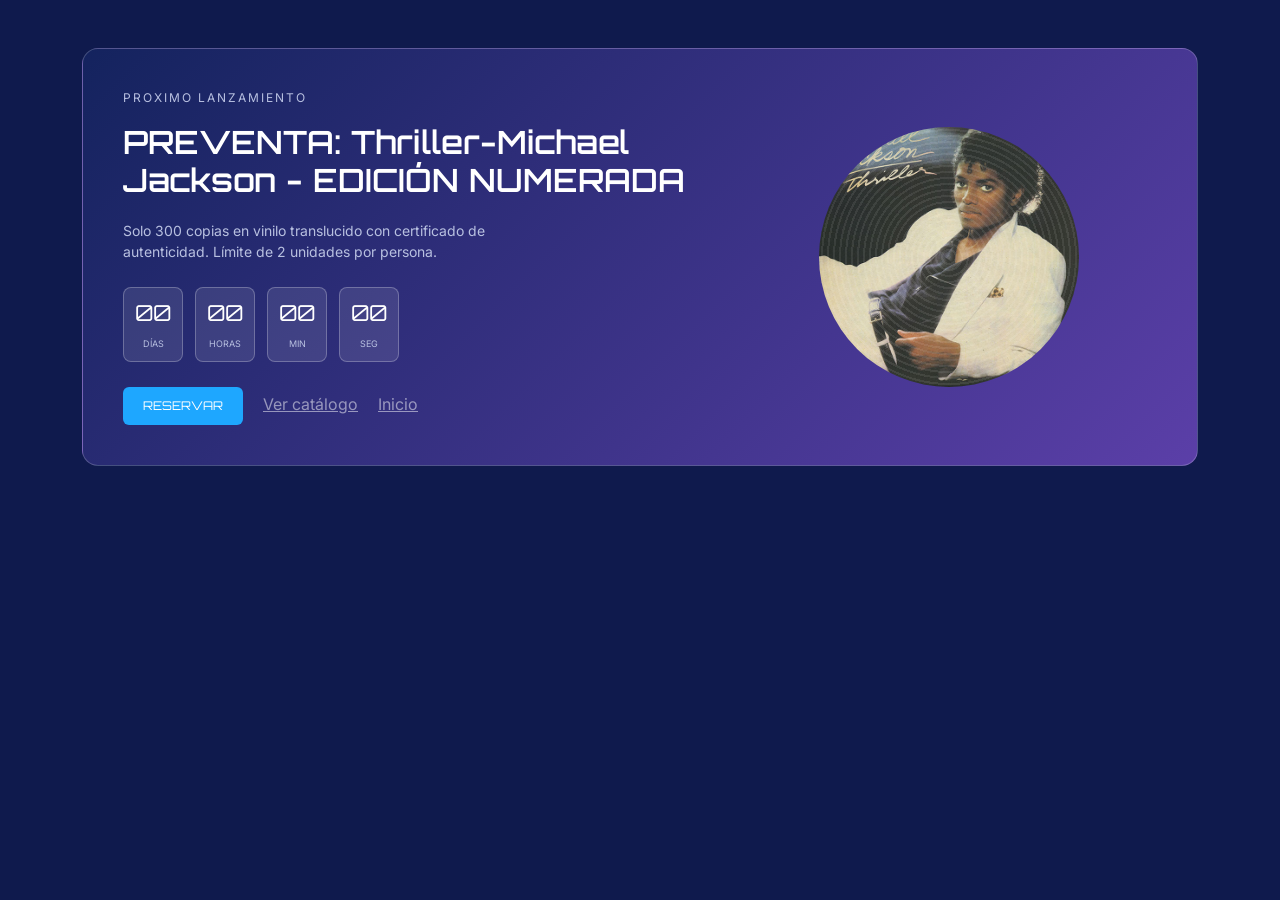
<file: index.html>
<!-- mateo -->

<!DOCTYPE html>
<html lang="es">
<head>
  <meta charset="UTF-8">
  <meta name="viewport" content="width=device-width, initial-scale=1">
  <title>Preventa 4BitMusic</title>

  <!-- Bootstrap -->
  <link href="https://cdn.jsdelivr.net/npm/bootstrap@5.3.3/dist/css/bootstrap.min.css" rel="stylesheet">
  <!--Orbitron -->
  <link href="https://fonts.googleapis.com/css2?family=Inter:wght@400;600&family=Orbitron:wght@600;800&display=swap" rel="stylesheet">

  <link rel="stylesheet" href="style.css">
</head> 

<body>
  <section class="container my-5">
    <div class="preventa">
      <div class="row align-items-center">

        <!--texto y contador -->
        <div class="col-md-7">
          <p class="etiqueta">PROXIMO LANZAMIENTO</p>
          <h2 class="titulo">PREVENTA: Thriller-Michael Jackson - EDICIÓN NUMERADA</h2>
          <p class="descripcion">
            Solo 300 copias en vinilo translucido con certificado de autenticidad.
            Límite de 2 unidades por persona.
          </p>

          <div class="contador">
            <div class="caja-tiempo">
              <span class="numero" id="dias">00</span>
              <span class="unidad">DÍAS</span>
            </div>
            <div class="caja-tiempo">
              <span class="numero" id="horas">00</span>
              <span class="unidad">HORAS</span>
            </div>
            <div class="caja-tiempo">
              <span class="numero" id="minutos">00</span>
              <span class="unidad">MIN</span>
            </div>
            <div class="caja-tiempo">
              <span class="numero" id="segundos">00</span>
              <span class="unidad">SEG</span>
            </div>
          </div>    

          <button class="boton-reservar">RESERVAR</button>
          <a href="catalogo.html" class="ms-3 text-white-50">Ver catálogo</a>
          <a href="inicio.html" class="ms-3 text-white-50">Inicio</a>
        </div>

        <!-- lado derecho -->
        <div class="col-md-5 d-flex justify-content-center mt-4 mt-md-0">
          <div class="disco"></div>
        </div>

      </div>
    </div>
  </section>

  <script>
    // fecha del contador
    var fechaLanzamiento = new Date("2026-11-09T10:00:00");

    function actualizarContador() {
      var ahora = new Date();
      var diferencia = fechaLanzamiento - ahora; 

      //esto es por si la fecha ya paso q muestre cero 
      if (diferencia < 0) {
        diferencia = 0;
      }

      var dias = Math.floor(diferencia / (1000 * 60 * 60 * 24));
      var horas = Math.floor((diferencia / (1000 * 60 * 60)) % 24);
      var minutos = Math.floor((diferencia / (1000 * 60)) % 60);
      var segundos = Math.floor((diferencia / 1000) % 60);

      //agrega un 0 delante si el numero tiene una sola cifra 5 > 05
      document.getElementById("dias").textContent = String(dias).padStart(2, "0");
      document.getElementById("horas").textContent = String(horas).padStart(2, "0");
      document.getElementById("minutos").textContent = String(minutos).padStart(2, "0");
      document.getElementById("segundos").textContent = String(segundos).padStart(2, "0");
    }

    actualizarContador();                  // se ejecuta una vez al cargar
    setInterval(actualizarContador, 1000); // y luego cada 1 segundo 
  </script>

</body>
</html>
</file>
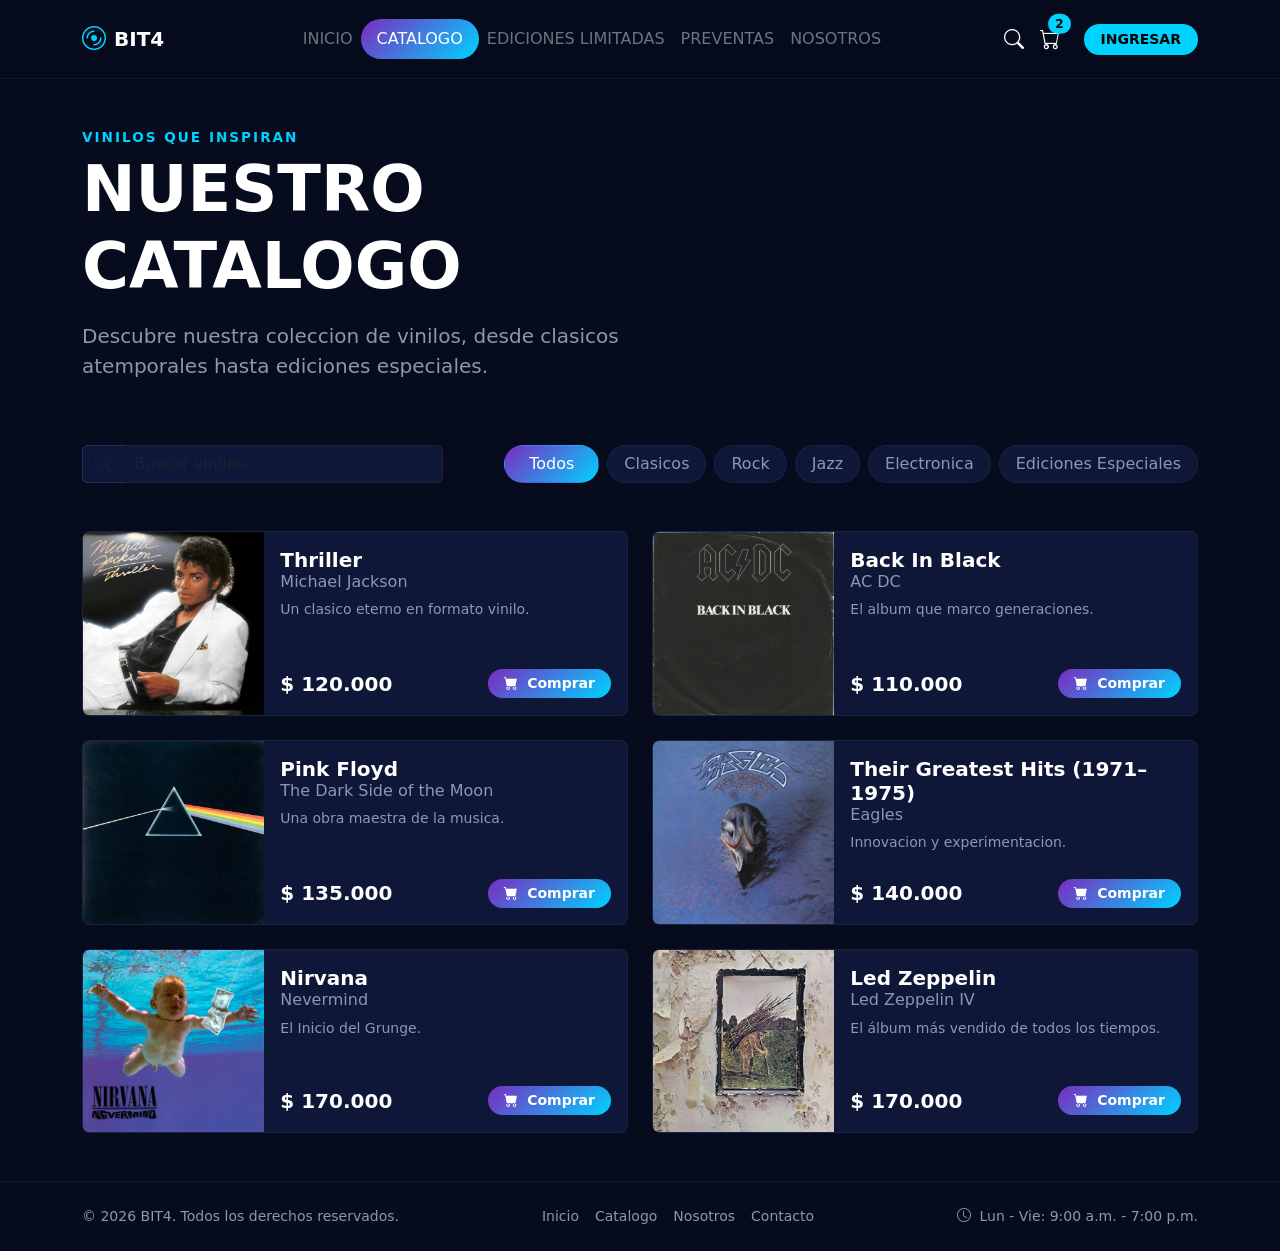
<file: catalogo.html>
<!DOCTYPE html>
<html lang="es">
<head>
  <meta charset="UTF-8">
  <meta name="viewport" content="width=device-width, initial-scale=1.0">
   <link href="https://cdn.jsdelivr.net/npm/bootstrap@5.3.2/dist/css/bootstrap.min.css" rel="stylesheet">
  <link rel="stylesheet" href="https://cdn.jsdelivr.net/npm/bootstrap-icons@1.11.1/font/bootstrap-icons.css">
  
  <title>BIT4 - Catalogo</title>

  <style>
    :root {
      --bg-primary: #060b1e;
      --bg-card: #0e1738;
      --text-main: #ffffff;
      --text-muted: #8a99ad;
      --accent-cyan: #00d2ff;
      --accent-purple: #7b2cbf;
      --btn-gradient: linear-gradient(135deg, #ff2a6d 0%, #ffa053 100%);
      --active-gradient: linear-gradient(135deg, #7b2cbf 0%, #00d2ff 100%);
    }

    body {
      background-color: var(--bg-primary);
      color: var(--text-main);
    }

    .navbar-custom {
      background-color: rgba(6, 11, 30, 0.95);
      border-bottom: 1px solid rgba(255, 255, 255, 0.05);
    }

    .btn-active-pill {
      background: var(--active-gradient);
      color: var(--text-main) !important;
      border: none;
    }

    .btn-cyan {
      background-color: var(--accent-cyan);
      color: #000;
      font-weight: 600;
    }

    .card-vinyl {
      background-color: var(--bg-card);
      border: 1px solid rgba(255, 255, 255, 0.05);
    }

    .search-input {
      background-color: var(--bg-card);
      border-color: rgba(255, 255, 255, 0.1);
      color: var(--text-main);
    }

    .search-input:focus {
      background-color: var(--bg-card);
      color: var(--text-main);
      border-color: var(--accent-cyan);
      box-shadow: none;
    }

    .filter-btn {
      background-color: var(--bg-card);
      color: var(--text-muted);
      border: 1px solid rgba(255, 255, 255, 0.05);
    }

    .filter-btn.active, .filter-btn:hover {
      background: var(--active-gradient);
      color: var(--text-main);
      border-color: transparent;
    }

    .btn-buy {
      background: var(--active-gradient);
      color: var(--text-main);
      border: none;
      font-weight: 600;
    }

    .btn-buy:hover {
      opacity: 0.9;
      color: var(--text-main);
    }
  </style>
</head>
<body>

  <nav class="navbar navbar-expand-lg sticky-top navbar-dark navbar-custom py-3">
    <div class="container">
      <a class="navbar-brand d-flex align-items-center fw-bold text-white" href="inicio.html">
        <i class="bi bi-disc me-2 fs-4" style="color: var(--accent-cyan);"></i> BIT4
      </a>
      
      <button class="navbar-toggler" type="button" data-bs-toggle="collapse" data-bs-target="#navbarNav">
        <span class="navbar-toggler-icon"></span>
      </button>

      <div class="collapse navbar-collapse" id="navbarNav">
        <ul class="navbar-nav mx-auto">
          <li class="nav-item"><a class="nav-link text-secondary" href="inicio.html">INICIO</a></li>
          <li class="nav-item"><a class="nav-link active px-3 btn-active-pill rounded-pill" href="catalogo.html">CATALOGO</a></li>
          <li class="nav-item"><a class="nav-link text-secondary" href="#">EDICIONES LIMITADAS</a></li>
          <li class="nav-item"><a class="nav-link text-secondary" href="index.html">PREVENTAS</a></li>
          <li class="nav-item"><a class="nav-link text-secondary" href="#">NOSOTROS</a></li>
        </ul>
        <div class="d-flex align-items-center gap-3">
          <a href="#" class="text-white"><i class="bi bi-search fs-5"></i></a>
          <a href="#" class="text-white position-relative">
            <i class="bi bi-cart fs-5"></i>
            <span class="position-absolute top-0 start-100 translate-middle badge rounded-pill" style="background-color: var(--accent-cyan); color: #000;">2</span>
          </a>
          <a href="#" class="btn btn-cyan rounded-pill btn-sm px-3 ms-2">INGRESAR</a>
        </div>
      </div>
    </div>
  </nav>

  <header class="py-5">
    <div class="container">
      <p class="fw-bold text-uppercase mb-1" style="color: var(--accent-cyan); letter-spacing: 2px; font-size: 0.85rem;">Vinilos que inspiran</p>
      <h1 class="display-3 fw-bold mb-3">NUESTRO<br>CATALOGO</h1>
      <p class="lead col-md-6" style="color: var(--text-muted);">
        Descubre nuestra coleccion de vinilos, desde clasicos atemporales hasta ediciones especiales.
      </p>
    </div>
  </header>

  <section class="mb-5">
    <div class="container">
      <div class="row g-3 align-items-center">
        <div class="col-md-4">
          <div class="input-group">
            <span class="input-group-text search-input border-end-0 text-muted"><i class="bi bi-search"></i></span>
            <input type="text" class="form-control search-input border-start-0" placeholder="Buscar vinilos...">
          </div>
        </div>
        <div class="col-md-8 d-flex flex-wrap gap-2 justify-content-md-end">
          <button class="btn filter-btn active rounded-pill px-4">Todos</button>
          <button class="btn filter-btn rounded-pill px-3">Clasicos</button>
          <button class="btn filter-btn rounded-pill px-3">Rock</button>
          <button class="btn filter-btn rounded-pill px-3">Jazz</button>
          <button class="btn filter-btn rounded-pill px-3">Electronica</button>
          <a href="index.html" class="btn filter-btn rounded-pill px-3">Ediciones Especiales</a>
        </div>
      </div>
    </div>
  </section>

  <main class="pb-5">
    <div class="container">
      <div class="row g-4">

        <div class="col-md-6">
          <div class="card card-vinyl h-100 rounded-3 text-white">
            <div class="row g-0 h-100">
              <div class="col-4">
                <img src="./imagenes/Michael_Jackson.png" class="img-fluid rounded-start h-100 object-fit-cover" alt="Michael_Jackson">
              </div>
              <div class="col-8">
                <div class="card-body d-flex flex-column justify-content-between h-100">
                  <div>
                    <h5 class="card-title fw-bold mb-0">Thriller</h5>
                    <h6 class="fw-normal mb-2" style="color: var(--text-muted);">Michael Jackson</h6>
                    <p class="card-text small" style="color: var(--text-muted);">Un clasico eterno en formato vinilo.</p>
                  </div>
                  <div class="d-flex justify-content-between align-items-center mt-3">
                    <span class="fs-5 fw-bold">$ 120.000</span>
                    <button class="btn btn-buy rounded-pill px-3 py-1 btn-sm">
                      <i class="bi bi-cart-fill me-1"></i> Comprar
                    </button>
                  </div>
                </div>
              </div>
            </div>
          </div>
        </div>

        <div class="col-md-6">
          <div class="card card-vinyl h-100 rounded-3 text-white">
            <div class="row g-0 h-100">
              <div class="col-4">
                <img src="./imagenes/Back_in_Black.jpg" class="img-fluid rounded-start h-100 object-fit-cover" alt="ACDC">
              </div>
              <div class="col-8">
                <div class="card-body d-flex flex-column justify-content-between h-100">
                  <div>
                    <h5 class="card-title fw-bold mb-0">Back In Black</h5>
                    <h6 class="fw-normal mb-2" style="color: var(--text-muted);">AC DC</h6>
                    <p class="card-text small" style="color: var(--text-muted);">El album que marco generaciones.</p>
                  </div>
                  <div class="d-flex justify-content-between align-items-center mt-3">
                    <span class="fs-5 fw-bold">$ 110.000</span>
                    <button class="btn btn-buy rounded-pill px-3 py-1 btn-sm">
                      <i class="bi bi-cart-fill me-1"></i> Comprar
                    </button>
                  </div>
                </div>
              </div>
            </div>
          </div>
        </div>

        <div class="col-md-6">
          <div class="card card-vinyl h-100 rounded-3 text-white">
            <div class="row g-0 h-100">
              <div class="col-4">
                <img src="./imagenes/dark.jpg" class="img-fluid rounded-start h-100 object-fit-cover" alt="Dark Side of the Moon">
              </div>
              <div class="col-8">
                <div class="card-body d-flex flex-column justify-content-between h-100">
                  <div>
                    <h5 class="card-title fw-bold mb-0">Pink Floyd</h5>
                    <h6 class="fw-normal mb-2" style="color: var(--text-muted);">The Dark Side of the Moon</h6>
                    <p class="card-text small" style="color: var(--text-muted);">Una obra maestra de la musica.</p>
                  </div>
                  <div class="d-flex justify-content-between align-items-center mt-3">
                    <span class="fs-5 fw-bold">$ 135.000</span>
                    <button class="btn btn-buy rounded-pill px-3 py-1 btn-sm">
                      <i class="bi bi-cart-fill me-1"></i> Comprar
                    </button>
                  </div>
                </div>
              </div>
            </div>
          </div>
        </div>

        <div class="col-md-6">
          <div class="card card-vinyl h-100 rounded-3 text-white">
            <div class="row g-0 h-100">
              <div class="col-4">
                <img src="./imagenes/eagles.jpg" class="img-fluid rounded-start h-100 object-fit-cover" alt="Eagles">
              </div>
              <div class="col-8">
                <div class="card-body d-flex flex-column justify-content-between h-100">
                  <div>
                    <h5 class="card-title fw-bold mb-0">Their Greatest Hits (1971–1975)</h5>
                    <h6 class="fw-normal mb-2" style="color: var(--text-muted);">Eagles</h6>
                    <p class="card-text small" style="color: var(--text-muted);">Innovacion y experimentacion.</p>
                  </div>
                  <div class="d-flex justify-content-between align-items-center mt-3">
                    <span class="fs-5 fw-bold">$ 140.000</span>
                    <button class="btn btn-buy rounded-pill px-3 py-1 btn-sm">
                      <i class="bi bi-cart-fill me-1"></i> Comprar
                    </button>
                  </div>
                </div>
              </div>
            </div>
          </div>
        </div>

        <div class="col-md-6">
          <div class="card card-vinyl h-100 rounded-3 text-white">
            <div class="row g-0 h-100">
              <div class="col-4">
                <img src="./imagenes/nevermind.jpg" class="img-fluid rounded-start h-100 object-fit-cover" alt="Nevermind">
              </div>
              <div class="col-8">
                <div class="card-body d-flex flex-column justify-content-between h-100">
                  <div>
                    <h5 class="card-title fw-bold mb-0">Nirvana</h5>
                    <h6 class="fw-normal mb-2" style="color: var(--text-muted);">Nevermind</h6>
                    <p class="card-text small" style="color: var(--text-muted);">El Inicio del Grunge.</p>
                  </div>
                  <div class="d-flex justify-content-between align-items-center mt-3">
                    <span class="fs-5 fw-bold">$ 170.000</span>
                    <button class="btn btn-buy rounded-pill px-3 py-1 btn-sm">
                      <i class="bi bi-cart-fill me-1"></i> Comprar
                    </button>
                  </div>
                </div>
              </div>
            </div>
          </div>
        </div>

         <div class="col-md-6">
          <div class="card card-vinyl h-100 rounded-3 text-white">
            <div class="row g-0 h-100">
              <div class="col-4">
                <img src="./imagenes/zeppelin.jpg" class="img-fluid rounded-start h-100 object-fit-cover" alt="Led Zeppelin">
              </div>
              <div class="col-8">
                <div class="card-body d-flex flex-column justify-content-between h-100">
                  <div>
                    <h5 class="card-title fw-bold mb-0">Led Zeppelin</h5>
                    <h6 class="fw-normal mb-2" style="color: var(--text-muted);">Led Zeppelin IV</h6>
                    <p class="card-text small" style="color: var(--text-muted);">El álbum más vendido de todos los tiempos.</p>
                  </div>
                  <div class="d-flex justify-content-between align-items-center mt-3">
                    <span class="fs-5 fw-bold">$ 170.000</span>
                    <button class="btn btn-buy rounded-pill px-3 py-1 btn-sm">
                      <i class="bi bi-cart-fill me-1"></i> Comprar
                    </button>
                  </div>
                </div>
              </div>
            </div>
          </div>
        </div>

      </div>
    </div>
  </main>

  <footer class="py-4 small" style="border-top: 1px solid rgba(255, 255, 255, 0.05); color: var(--text-muted);">
    <div class="container d-flex flex-column flex-md-row justify-content-between align-items-center gap-3">
      <div>© 2026 BIT4. Todos los derechos reservados.</div>
      <div class="d-flex gap-3">
        <a href="inicio.html" class="text-decoration-none" style="color: var(--text-muted);">Inicio</a>
        <a href="catalogo.html" class="text-decoration-none" style="color: var(--text-muted);">Catalogo</a>
        <a href="#" class="text-decoration-none" style="color: var(--text-muted);">Nosotros</a>
        <a href="#" class="text-decoration-none" style="color: var(--text-muted);">Contacto</a>
      </div>
      <div>
        <i class="bi bi-clock me-1"></i> Lun - Vie: 9:00 a.m. - 7:00 p.m.
      </div>
    </div>
  </footer>

  <script src="https://cdn.jsdelivr.net/npm/bootstrap@5.3.2/dist/js/bootstrap.bundle.min.js"></script>
</body>
</html>
</file>
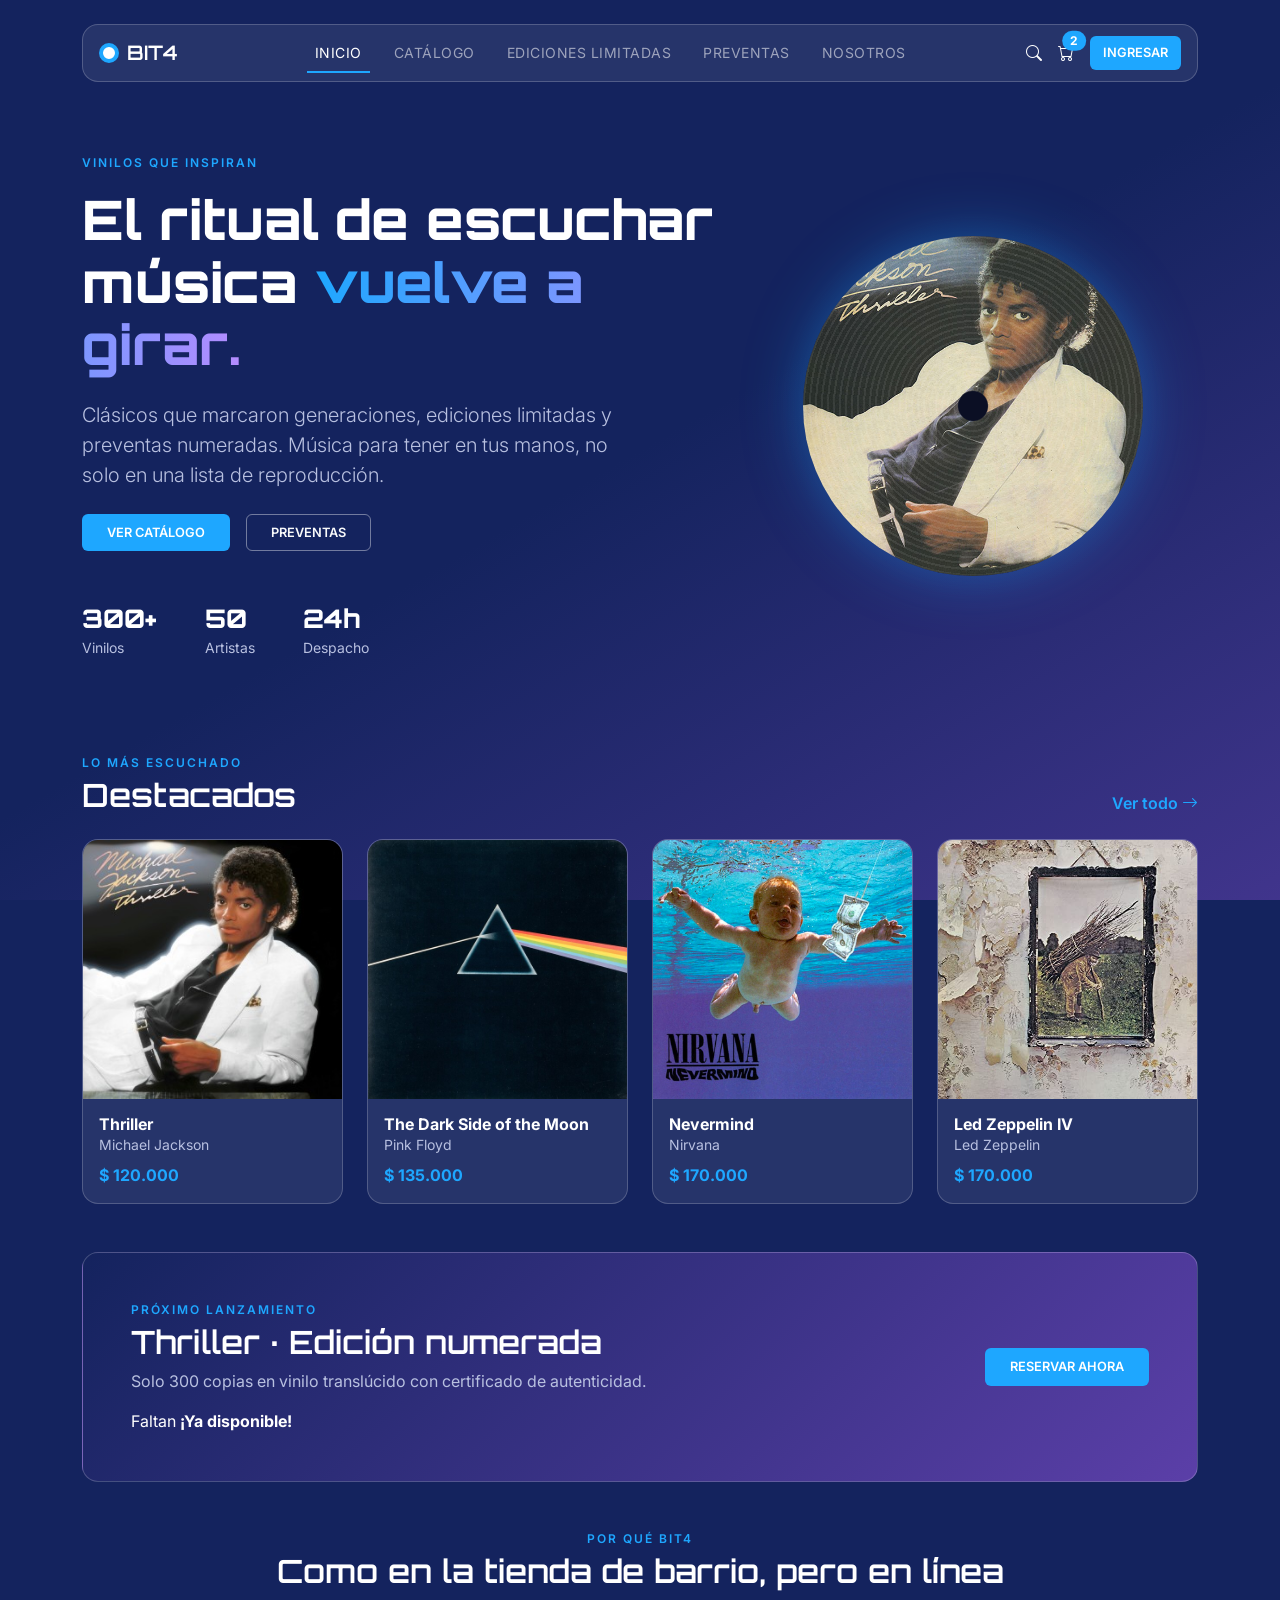
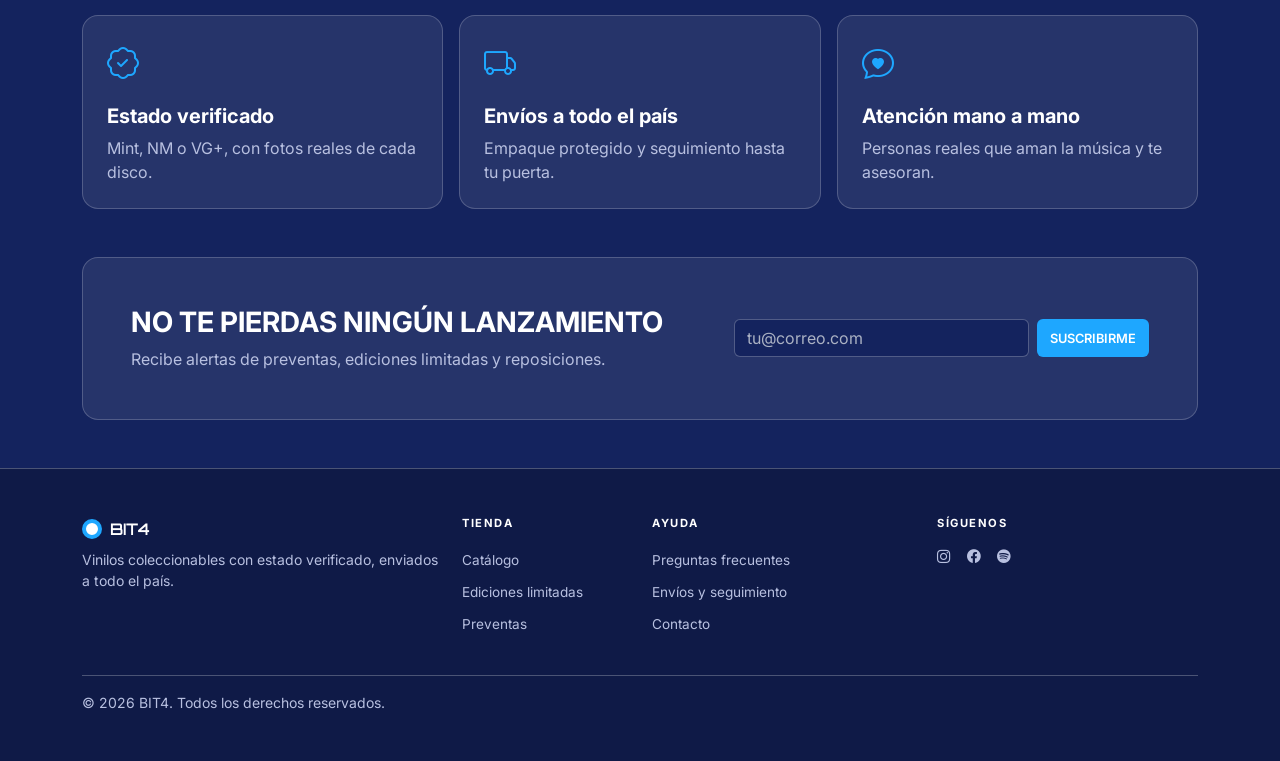
<file: inicio.html>
<!DOCTYPE html>
<html lang="es">
<head>
  <meta charset="UTF-8">
  <meta name="viewport" content="width=device-width, initial-scale=1.0">
  <title>BIT4 - Vinilos que inspiran</title>

  <!-- Bootstrap + iconos -->
  <link href="https://cdn.jsdelivr.net/npm/bootstrap@5.3.3/dist/css/bootstrap.min.css" rel="stylesheet">
  <link href="https://cdn.jsdelivr.net/npm/bootstrap-icons@1.11.3/font/bootstrap-icons.min.css" rel="stylesheet">
  <!-- Fuentes -->
  <link rel="preconnect" href="https://fonts.googleapis.com">
  <link href="https://fonts.googleapis.com/css2?family=Inter:wght@400;600;700&family=Orbitron:wght@600;800&display=swap" rel="stylesheet">

  <!-- Estilos compartidos del proyecto (glass, logo, footer...) -->
  <link rel="stylesheet" href="CSS/style.css">
  <!-- Estilos propios de esta página -->
  <link rel="stylesheet" href="CSS/inicio.css">
</head>

<body class="d-flex flex-column min-vh-100 text-white">

  <!-- ===== MENÚ ===== -->
  <header class="container py-4">
    <nav class="navbar navbar-expand-lg glass px-3 py-2" data-bs-theme="dark">
      <a href="inicio.html" class="navbar-brand d-flex align-items-center gap-2">
        <span class="logo-punto"></span>
        <span class="logo-texto">BIT4</span>
      </a>

      <button class="navbar-toggler" type="button" data-bs-toggle="collapse" data-bs-target="#menu">
        <span class="navbar-toggler-icon"></span>
      </button>

      <div class="collapse navbar-collapse" id="menu">
        <ul class="navbar-nav mx-auto gap-lg-3 text-uppercase small">
          <li class="nav-item"><a class="nav-link active" href="inicio.html">Inicio</a></li>
          <li class="nav-item"><a class="nav-link" href="catalogo.html">Catálogo</a></li>
          <li class="nav-item"><a class="nav-link" href="Pg/pagDisco.html">Ediciones limitadas</a></li>
          <li class="nav-item"><a class="nav-link" href="index.html">Preventas</a></li>
          <li class="nav-item"><a class="nav-link" href="#nosotros">Nosotros</a></li>
        </ul>
        <div class="d-flex align-items-center gap-3">
          <a href="catalogo.html" class="text-white"><i class="bi bi-search"></i></a>
          <a href="#" class="text-white position-relative">
            <i class="bi bi-cart"></i>
            <span class="badge rounded-pill position-absolute top-0 start-100 translate-middle badge-carrito">2</span>
          </a>
          <a href="#" class="btn btn-ingresar text-white">INGRESAR</a>
        </div>
      </div>
    </nav>
  </header>

  <main class="flex-grow-1">

    <!-- ===== HERO ===== -->
    <section class="container py-4 py-lg-5">
      <div class="row align-items-center g-4 gy-5">
        <div class="col-lg-7">
          <p class="etiqueta-inicio">VINILOS QUE INSPIRAN</p>
          <h1 class="titulo-hero">El ritual de escuchar música <span class="texto-degradado">vuelve a girar.</span></h1>
          <p class="lead texto-gris col-lg-10 my-4">
            Clásicos que marcaron generaciones, ediciones limitadas y preventas numeradas.
            Música para tener en tus manos, no solo en una lista de reproducción.
          </p>
          <div class="d-flex flex-wrap gap-3">
            <a href="catalogo.html" class="btn btn-ingresar text-white px-4 py-2">VER CATÁLOGO</a>
            <a href="index.html" class="btn btn-outline-light px-4 py-2 btn-secundario">PREVENTAS</a>
          </div>

          <!-- cifras -->
          <div class="d-flex gap-4 gap-md-5 mt-5">
            <div><span class="cifra">300+</span><span class="d-block small texto-gris">Vinilos</span></div>
            <div><span class="cifra">50</span><span class="d-block small texto-gris">Artistas</span></div>
            <div><span class="cifra">24h</span><span class="d-block small texto-gris">Despacho</span></div>
          </div>
        </div>

        <!-- vinilo girando -->
        <div class="col-lg-5 d-flex justify-content-center">
          <div class="tocadiscos">
            <div class="vinilo-hero"></div>
          </div>
        </div>
      </div>
    </section>

    <!-- ===== DESTACADOS ===== -->
    <section class="container mt-5">
      <div class="d-flex justify-content-between align-items-end mb-4">
        <div>
          <p class="etiqueta-inicio mb-1">LO MÁS ESCUCHADO</p>
          <h2 class="titulo-seccion mb-0">Destacados</h2>
        </div>
        <a href="catalogo.html" class="enlace-ver-todo">Ver todo <i class="bi bi-arrow-right"></i></a>
      </div>

      <div class="row g-4">
        <div class="col-6 col-lg-3">
          <a href="catalogo.html" class="tarjeta-disco glass d-block h-100">
            <img src="imagenes/Michael_Jackson.png" alt="Thriller - Michael Jackson">
            <div class="p-3">
              <h3 class="h6 fw-bold mb-0">Thriller</h3>
              <p class="small texto-gris mb-2">Michael Jackson</p>
              <span class="precio">$ 120.000</span>
            </div>
          </a>
        </div>
        <div class="col-6 col-lg-3">
          <a href="catalogo.html" class="tarjeta-disco glass d-block h-100">
            <img src="imagenes/dark.jpg" alt="The Dark Side of the Moon - Pink Floyd">
            <div class="p-3">
              <h3 class="h6 fw-bold mb-0">The Dark Side of the Moon</h3>
              <p class="small texto-gris mb-2">Pink Floyd</p>
              <span class="precio">$ 135.000</span>
            </div>
          </a>
        </div>
        <div class="col-6 col-lg-3">
          <a href="catalogo.html" class="tarjeta-disco glass d-block h-100">
            <img src="imagenes/nevermind.jpg" alt="Nevermind - Nirvana">
            <div class="p-3">
              <h3 class="h6 fw-bold mb-0">Nevermind</h3>
              <p class="small texto-gris mb-2">Nirvana</p>
              <span class="precio">$ 170.000</span>
            </div>
          </a>
        </div>
        <div class="col-6 col-lg-3">
          <a href="catalogo.html" class="tarjeta-disco glass d-block h-100">
            <img src="imagenes/zeppelin.jpg" alt="Led Zeppelin IV - Led Zeppelin">
            <div class="p-3">
              <h3 class="h6 fw-bold mb-0">Led Zeppelin IV</h3>
              <p class="small texto-gris mb-2">Led Zeppelin</p>
              <span class="precio">$ 170.000</span>
            </div>
          </a>
        </div>
      </div>
    </section>

    <!-- ===== BANNER PREVENTA ===== -->
    <section class="container mt-5">
      <div class="banner-preventa p-4 p-md-5">
        <div class="row align-items-center g-4">
          <div class="col-md-8">
            <p class="etiqueta-inicio mb-1">PRÓXIMO LANZAMIENTO</p>
            <h2 class="titulo-seccion">Thriller · Edición numerada</h2>
            <p class="texto-gris mb-0">Solo 300 copias en vinilo translúcido con certificado de autenticidad.</p>
            <p class="mt-3 mb-0">Faltan <strong id="faltan">--</strong></p>
          </div>
          <div class="col-md-4 text-md-end">
            <a href="index.html" class="btn btn-ingresar text-white px-4 py-2">RESERVAR AHORA</a>
          </div>
        </div>
      </div>
    </section>

    <!-- ===== POR QUÉ BIT4 ===== -->
    <section id="nosotros" class="container mt-5">
      <div class="text-center mb-4">
        <p class="etiqueta-inicio mb-1">POR QUÉ BIT4</p>
        <h2 class="titulo-seccion">Como en la tienda de barrio, pero en línea</h2>
      </div>
      <div class="row g-3">
        <div class="col-md-4">
          <div class="glass p-4 h-100">
            <i class="bi bi-patch-check icono-beneficio"></i>
            <h3 class="h5 fw-bold mt-3">Estado verificado</h3>
            <p class="texto-gris mb-0">Mint, NM o VG+, con fotos reales de cada disco.</p>
          </div>
        </div>
        <div class="col-md-4">
          <div class="glass p-4 h-100">
            <i class="bi bi-truck icono-beneficio"></i>
            <h3 class="h5 fw-bold mt-3">Envíos a todo el país</h3>
            <p class="texto-gris mb-0">Empaque protegido y seguimiento hasta tu puerta.</p>
          </div>
        </div>
        <div class="col-md-4">
          <div class="glass p-4 h-100">
            <i class="bi bi-chat-heart icono-beneficio"></i>
            <h3 class="h5 fw-bold mt-3">Atención mano a mano</h3>
            <p class="texto-gris mb-0">Personas reales que aman la música y te asesoran.</p>
          </div>
        </div>
      </div>
    </section>

    <!-- ===== SUSCRIPCIÓN ===== -->
    <section class="container mt-5">
      <div class="glass p-4 p-md-5">
        <div class="row align-items-center g-3">
          <div class="col-lg-7">
            <h2 class="h3 fw-bold text-uppercase mb-2">No te pierdas ningún lanzamiento</h2>
            <p class="mb-0 texto-gris">Recibe alertas de preventas, ediciones limitadas y reposiciones.</p>
          </div>
          <div class="col-lg-5">
            <form id="form-suscripcion" class="d-flex gap-2" data-bs-theme="dark">
              <input type="email" class="form-control" placeholder="tu@correo.com" required>
              <button type="submit" class="btn btn-ingresar text-white">SUSCRIBIRME</button>
            </form>
            <p id="mensaje-suscripcion" class="small mt-2 mb-0 d-none" style="color: var(--cian);">¡Gracias! Te avisaremos de cada lanzamiento.</p>
          </div>
        </div>
      </div>
    </section>
  </main>

  <!-- ===== FOOTER ===== -->
  <footer class="mt-5 py-5 bg-black bg-opacity-25 border-top border-white border-opacity-25">
    <div class="container">
      <div class="row g-4">
        <div class="col-12 col-lg-4">
          <a href="inicio.html" class="d-flex align-items-center gap-2 text-white text-decoration-none mb-2">
            <span class="logo-punto"></span>
            <span class="logo-texto">BIT4</span>
          </a>
          <p class="small mb-0 texto-gris">Vinilos coleccionables con estado verificado, enviados a todo el país.</p>
        </div>
        <div class="col-6 col-lg-2">
          <h3 class="titulo-footer text-uppercase mb-3">Tienda</h3>
          <ul class="list-unstyled">
            <li class="mb-2"><a href="catalogo.html" class="enlace-footer">Catálogo</a></li>
            <li class="mb-2"><a href="Pg/pagDisco.html" class="enlace-footer">Ediciones limitadas</a></li>
            <li class="mb-2"><a href="index.html" class="enlace-footer">Preventas</a></li>
          </ul>
        </div>
        <div class="col-6 col-lg-3">
          <h3 class="titulo-footer text-uppercase mb-3">Ayuda</h3>
          <ul class="list-unstyled">
            <li class="mb-2"><a href="#" class="enlace-footer">Preguntas frecuentes</a></li>
            <li class="mb-2"><a href="#" class="enlace-footer">Envíos y seguimiento</a></li>
            <li class="mb-2"><a href="#" class="enlace-footer">Contacto</a></li>
          </ul>
        </div>
        <div class="col-12 col-lg-3">
          <h3 class="titulo-footer text-uppercase mb-3">Síguenos</h3>
          <div class="d-flex gap-3 fs-5">
            <a href="#" class="enlace-footer"><i class="bi bi-instagram"></i></a>
            <a href="#" class="enlace-footer"><i class="bi bi-facebook"></i></a>
            <a href="#" class="enlace-footer"><i class="bi bi-spotify"></i></a>
          </div>
        </div>
      </div>
      <div class="border-top border-white border-opacity-25 mt-4 pt-3 small texto-gris">
        © 2026 BIT4. Todos los derechos reservados.
      </div>
    </div>
  </footer>

  <script src="https://cdn.jsdelivr.net/npm/bootstrap@5.3.3/dist/js/bootstrap.bundle.min.js"></script>
  <script>
    // Cuenta regresiva corta para el banner (misma fecha que index.html)
    var fechaLanzamiento = new Date("2026-11-09T10:00:00");

    function actualizarFaltan() {
      var diferencia = Math.max(0, fechaLanzamiento - new Date());
      var dias = Math.floor(diferencia / 86400000);
      var horas = Math.floor((diferencia / 3600000) % 24);
      var minutos = Math.floor((diferencia / 60000) % 60);
      document.getElementById("faltan").textContent =
        diferencia === 0 ? "¡Ya disponible!" : dias + "d " + horas + "h " + minutos + "m";
    }
    actualizarFaltan();
    setInterval(actualizarFaltan, 30000);

    // Formulario de suscripción: muestra mensaje sin recargar la página
    document.getElementById("form-suscripcion").addEventListener("submit", function (e) {
      e.preventDefault();
      document.getElementById("mensaje-suscripcion").classList.remove("d-none");
      this.reset();
    });
  </script>
</body>
</html>
</file>
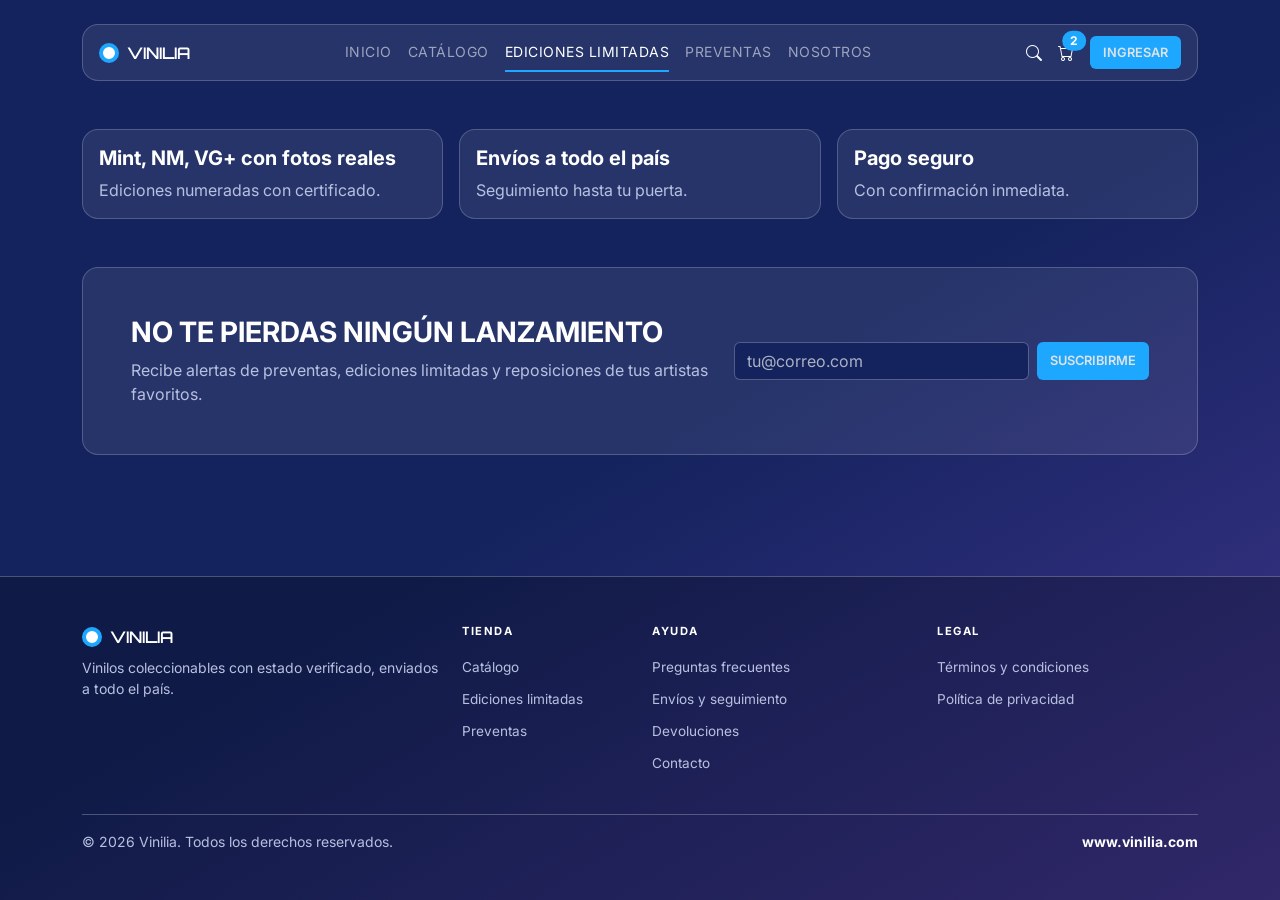
<file: Pg/pagDisco.html>
<!DOCTYPE html>
<!-- Declara que es un documento HTML5 -->
<html lang="es">
<head>
    <meta charset="UTF-8"><!-- Permite tildes y ñ -->
    <meta name="viewport" content="width=device-width, initial-scale=1.0"> <!-- Hace la página responsive en celulares -->
    <title>Preventa 4BitMusic</title> <!-- Título que sale en la pestaña del navegador -->

    <!-- Bootstrap: estilos y componentes ya hechos (grid, botones, navbar...) -->
    <link href="https://cdn.jsdelivr.net/npm/bootstrap@5.3.3/dist/css/bootstrap.min.css" rel="stylesheet">
    <!-- Bootstrap Icons: iconos (lupa, carrito) -->
    <link href="https://cdn.jsdelivr.net/npm/bootstrap-icons@1.11.3/font/bootstrap-icons.min.css" rel="stylesheet">
    <link rel="preconnect" href="https://fonts.googleapis.com">
    <link rel="stylesheet" href="https://fonts.googleapis.com/css2?family=Inter:wght@400;600&family=Orbitron:wght@600;800&display=swap">
    <link rel="stylesheet" href="../CSS/style.css">
</head>
<body class="d-flex flex-column min-vh-100">
    <header class="container py-4">
        <nav data-bs-theme="dark" class="navbar d-flex flex-wrap align-items-center gap-4 glass px-3 py-2">
            <a href="../inicio.html" class="d-flex align-items-center gap-2 text-white text-decoration-none">
                <span class="logo-punto"></span>
                <span class="logo-texto">VINILIA</span> 
            </a>
            <ul class="navbar-nav flex-row flex-wrap justify-content-center gap-3 text-uppercase small">
                <li class="nav-item"><a class="nav-link" href="../inicio.html">Inicio</a></li>
                <li class="nav-item"><a class="nav-link" href="../catalogo.html">Catálogo</a></li>
                <li class="nav-item"><a class="nav-link active" href="pagDisco.html">Ediciones limitadas</a></li>
                <li class="nav-item"><a class="nav-link" href="../index.html">Preventas</a></li>
                <li class="nav-item"><a class="nav-link" href="#">Nosotros</a></li>
            </ul>
            <div class="d-flex align-items-center gap-3">
                <a href="#"><i class="text-white bi bi-search"></i></a>
                <a href="#" class="position-relative">
                    <i class="text-white bi bi-cart"></i>
                    <span class="badge rounded-pill position-absolute top-0 start-100 translate-middle badge-carrito">2</span>
                </a>
                <a href="#" class="btn btn-ingresar">INGRESAR</a>
            </div>
        </nav>
    </header>

    <main class="flex-grow-1">
        <section class="container mt-4">
            <div class="row g-3">
                <div class="col-md-4">
                    <div class="glass p-3 h-100">
                        <h3 class="h5 fw-bold text-white">Mint, NM, VG+ con fotos reales</h3>
                        <p class="mb-0 texto-gris">Ediciones numeradas con certificado.</p>
                    </div>
                </div>
                <div class="col-md-4">
                    <div class="glass p-3 h-100">
                        <h3 class="h5 fw-bold text-white">Envíos a todo el país</h3>
                        <p class="mb-0 texto-gris">Seguimiento hasta tu puerta.</p>
                    </div>
                </div>
                <div class="col-md-4">
                    <div class="glass p-3 h-100">
                        <h3 class="h5 fw-bold text-white">Pago seguro</h3>
                        <p class="mb-0 texto-gris">Con confirmación inmediata.</p>
                    </div>
                </div>
            </div>
        </section>
        <section class="container mt-5">
            <div class="glass p-4 p-md-5">
                <div class="row align-items-center g-3">
                    <div class="col-12 col-lg-7">
                        <h2 class="h3 fw-bold text-white text-uppercase mb-2">No te pierdas ningún lanzamiento</h2>
                        <p class="mb-0 texto-gris">Recibe alertas de preventas, ediciones limitadas y reposiciones de tus artistas favoritos.</p>
                    </div>
                    <div class="col-12 col-lg-5">
                        <form class="d-flex gap-2" data-bs-theme="dark"
                         onsubmit="event.preventDefault(); alert('¡Gracias por suscribirte!');">
                            <input type="email" class="form-control" placeholder="tu@correo.com" required>
                            <button type="submit" class="btn btn-ingresar">SUSCRIBIRME</button>
                        </form>
                    </div>
                </div>
            </div>
        </section>
    </main>

    <footer class="mt-5 py-5 text-white bg-black bg-opacity-25 border-top border-white border-opacity-25">
    <div class="container">
        <div class="row g-4">
            <div class="col-12 col-lg-4">
                <a href="../inicio.html" class="d-flex align-items-center gap-2 text-white text-decoration-none mb-2">
                    <span class="logo-punto"></span>
                    <span class="logo-texto">VINILIA</span>
                </a>
                <p class="small mb-0 texto-gris">Vinilos coleccionables con estado verificado, enviados a todo el país.</p> 
            </div>
            <div class="col-6 col-lg-2">
                <h3 class="titulo-footer text-uppercase mb-3">Tienda</h3>
                <ul class="list-unstyled">
                    <li class="mb-2"><a href="../catalogo.html" class="enlace-footer">Catálogo</a></li>
                    <li class="mb-2"><a href="pagDisco.html" class="enlace-footer">Ediciones limitadas</a></li>
                    <li class="mb-2"><a href="../index.html" class="enlace-footer">Preventas</a></li>
                </ul>
            </div>
            <div class="col-6 col-lg-3">
                <h3 class="titulo-footer text-uppercase mb-3">Ayuda</h3>
                <ul class="list-unstyled">
                    <li class="mb-2"><a href="#" class="enlace-footer">Preguntas frecuentes</a></li>
                    <li class="mb-2"><a href="#" class="enlace-footer">Envíos y seguimiento</a></li>
                    <li class="mb-2"><a href="#" class="enlace-footer">Devoluciones</a></li>
                    <li class="mb-2"><a href="#" class="enlace-footer">Contacto</a></li>
                </ul>
            </div>
            <div class="col-12 col-lg-3">
                <h3 class="titulo-footer text-uppercase mb-3">Legal</h3>
                <ul class="list-unstyled">
                    <li class="mb-2"><a href="#" class="enlace-footer">Términos y condiciones</a></li>
                    <li class="mb-2"><a href="#" class="enlace-footer">Política de privacidad</a></li>
                </ul>
            </div>
        </div>
        <div class="d-flex justify-content-between border-top border-white border-opacity-25 mt-4 pt-3 small">
            <span class="texto-gris">© 2026 Vinilia. Todos los derechos reservados.</span>
            <span class="fw-bold">www.vinilia.com</span>
        </div>
    </div>
</footer>
<script src="https://cdn.jsdelivr.net/npm/bootstrap@5.3.3/dist/js/bootstrap.bundle.min.js"></script>
</body>
</html>
</file>
<file: style.css>
:root {
  --azul-oscuro: #14235e;
  --morado: #5b3fa8;
  --cian: #1ea7ff;
  --texto-gris: #b8c0e0;
}

body {
  background-color: #0f1a4d;
  font-family: 'Inter', sans-serif;
}

/* tarjeta grande */
.preventa {
  background: linear-gradient(135deg, var(--azul-oscuro), var(--morado));
  border: 1px solid rgba(255, 255, 255, 0.2);
  border-radius: 16px;
  padding: 40px;
  color: white;
}

.etiqueta {
  font-size: 12px;
  letter-spacing: 2px;
  color: var(--texto-gris);
}

.titulo {
  font-family: 'Orbitron', sans-serif;
  font-weight: 600;
  font-size: 32px;
  margin: 10px 0 20px 0;
}

.descripcion {
  color: var(--texto-gris);
  font-size: 14px;
  max-width: 420px;
}

/* contador */
.contador {
  display: flex;
  gap: 12px;
  margin: 25px 0;
}

.caja-tiempo {
  background-color: rgba(255, 255, 255, 0.1);
  border: 1px solid rgba(255, 255, 255, 0.25);
  border-radius: 8px;
  width: 60px;
  padding: 8px 0;
  text-align: center;
}

.numero {
  font-family: 'Orbitron', sans-serif;
  font-size: 22px;
  display: block;
}

.unidad {
  font-size: 9px;
  color: var(--texto-gris);
}

/* boton reserva */
.boton-reservar {
  background-color: var(--cian);
  color: white;
  border: none;
  border-radius: 6px;
  padding: 10px 20px;
  font-family: 'Orbitron', sans-serif;
  font-size: 12px;
  cursor: pointer;
}

.boton-reservar:hover {
  background-color: #0d8be0;
}

/* vinilo*/
.disco {
  width: 260px;
  height: 260px;
  border-radius: 50%; /* para que sea circular y no el vinilo cuadrado */
  background:
    repeating-radial-gradient(circle, rgba(255,255,255,0.08) 0px, rgba(255,255,255,0.08) 2px, transparent 2px, transparent 6px),
    url("Rthriller.jpg") center / cover no-repeat;
  position: relative;
  transform-origin: center;
  animation: girar 6s linear infinite; /* entre mas bajo sea el mumero mas rapido gira*/
}

/* animacion */
@keyframes girar {
  from { transform: rotate(0deg); }
  to   { transform: rotate(360deg); }
}
</file>
<file: CSS/style.css>
:root {
    --azul-oscuro: #14235e;
    --morado: #5b3fa8;
    --cian: #1ea7ff;
    --cian-hover: #0d8be0;
    --texto-gris: #b8c0e0;
}

body {
  font-family: 'Inter', sans-serif;
  background: linear-gradient(150deg, var(--azul-oscuro) 50%, var(--morado) 130%); 
  background-attachment: fixed;
}

.logo-punto {
    width: 20px;
    height: 20px;
    border-radius: 100%;
    background-color: white;
    border: 4px solid var(--cian);
}

.logo-texto {
    font-family: 'Orbitron', sans-serif;
    font-weight: 600;
}

.navbar-nav .nav-link {
    letter-spacing: 0.5px;
}

.navbar-nav .nav-link.active {
    border-bottom: 2px solid var(--cian);
}

.btn-ingresar {
    background-color: var(--cian);
    font-weight: 600;
    font-size: 0.8rem;
}

.btn-ingresar:hover {
    background-color: var(--cian-hover);
    color: white;
}

.badge-carrito {
    background-color: var(--cian);
}

.texto-gris {
    color: var(--texto-gris);
}

.form-control {
    background-color: var(--azul-oscuro);
    border: 1px solid rgba(255, 255, 255, 0.2);
}

.glass {
    background-color: rgba(255, 255, 255, 0.08);
    border: 1px solid rgba(255, 255, 255, 0.2);
    border-radius: 16px;
}

.titulo-footer {
    font-size: 0.7rem;
    font-weight: 700;
    letter-spacing: 1.5px;
}

.enlace-footer {
    color: var(--texto-gris);
    text-decoration: none;
    font-size: 0.85rem;
}

.enlace-footer:hover {
    color: white;
}
</file>
<file: CSS/inicio.css>
/* Estilos propios de inicio.html
   (los colores vienen de las variables :root de CSS/style.css) */

.etiqueta-inicio {
  font-size: 0.75rem;
  font-weight: 600;
  letter-spacing: 2px;
  color: var(--cian);
}

.titulo-hero {
  font-family: 'Orbitron', sans-serif;
  font-weight: 800;
  font-size: clamp(2rem, 5vw, 3.4rem);
  line-height: 1.15;
}

.texto-degradado {
  background: linear-gradient(90deg, var(--cian), #b48cff);
  -webkit-background-clip: text;
  background-clip: text;
  color: transparent;
}

.titulo-seccion {
  font-family: 'Orbitron', sans-serif;
  font-weight: 600;
  font-size: clamp(1.4rem, 3vw, 2rem);
}

.cifra {
  font-family: 'Orbitron', sans-serif;
  font-size: 1.6rem;
  font-weight: 800;
}

.btn-secundario {
  font-weight: 600;
  font-size: 0.8rem;
  border-color: rgba(255, 255, 255, 0.4);
}

/* ---- vinilo del hero ---- */
.tocadiscos {
  padding: 24px;
  border-radius: 50%;
  background: radial-gradient(circle, rgba(30, 167, 255, 0.25), transparent 70%);
}

.vinilo-hero {
  width: min(340px, 75vw);
  aspect-ratio: 1;
  border-radius: 50%;
  background:
    radial-gradient(circle, #0b0f24 0 6%, transparent 6.5%),
    repeating-radial-gradient(circle, rgba(255,255,255,0.07) 0 2px, transparent 2px 6px),
    url("../Rthriller.jpg") center / cover no-repeat;
  box-shadow: 0 0 60px rgba(30, 167, 255, 0.35);
  animation: girar 8s linear infinite;
}

@keyframes girar {
  to { transform: rotate(360deg); }
}

/* ---- tarjetas de destacados ---- */
.tarjeta-disco {
  color: white;
  text-decoration: none;
  overflow: hidden;
  transition: transform 0.25s, box-shadow 0.25s;
}

.tarjeta-disco img {
  width: 100%;
  aspect-ratio: 1;
  object-fit: cover;
}

.tarjeta-disco:hover {
  color: white;
  transform: translateY(-6px);
  box-shadow: 0 10px 30px rgba(30, 167, 255, 0.3);
}

.precio {
  font-weight: 700;
  color: var(--cian);
}

.enlace-ver-todo {
  color: var(--cian);
  text-decoration: none;
  font-weight: 600;
  white-space: nowrap;
}

.enlace-ver-todo:hover {
  color: white;
}

/* ---- banner de preventa ---- */
.banner-preventa {
  border-radius: 16px;
  border: 1px solid rgba(255, 255, 255, 0.2);
  background: linear-gradient(135deg, var(--azul-oscuro), var(--morado));
}

.icono-beneficio {
  font-size: 2rem;
  color: var(--cian);
}

/* respeta a quien prefiere menos movimiento */
@media (prefers-reduced-motion: reduce) {
  .vinilo-hero { animation: none; }
}

/* fondo continuo aunque la página sea larga */
html { background-color: #14235e; }
</file>
